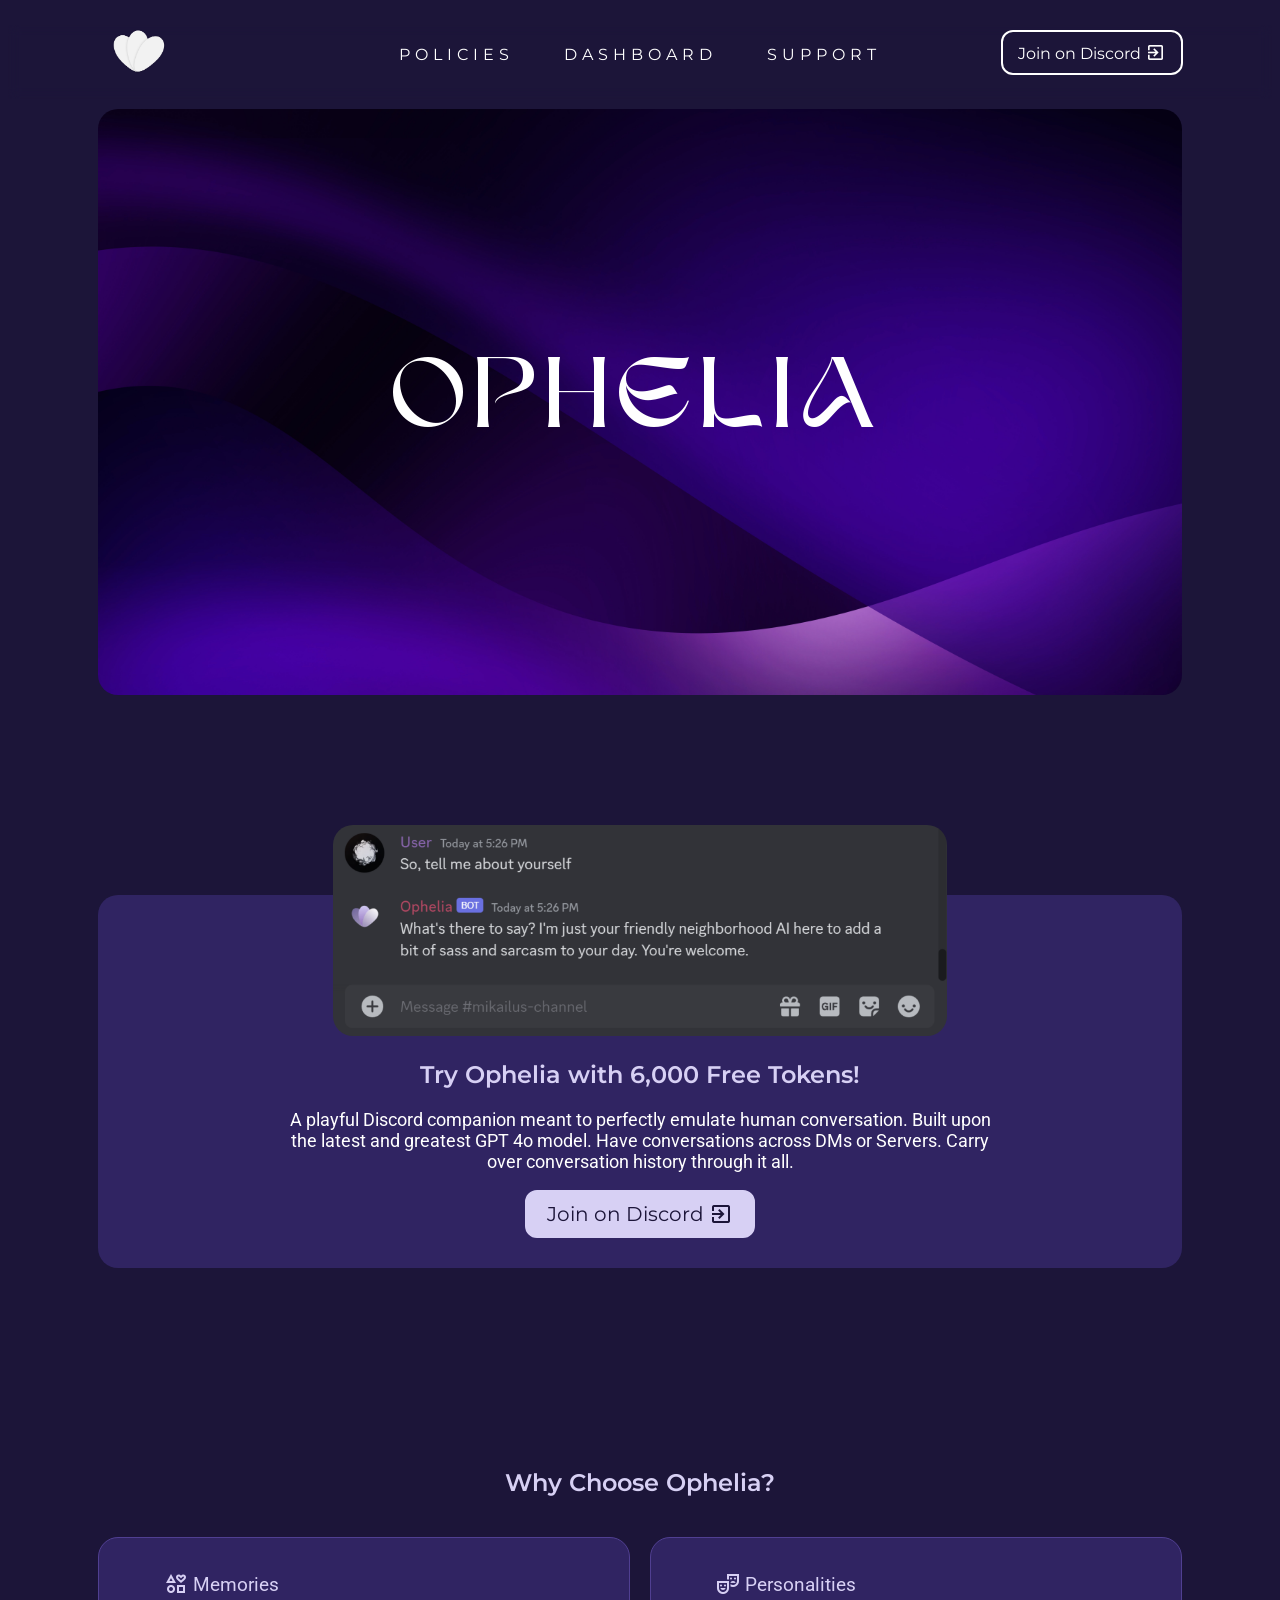
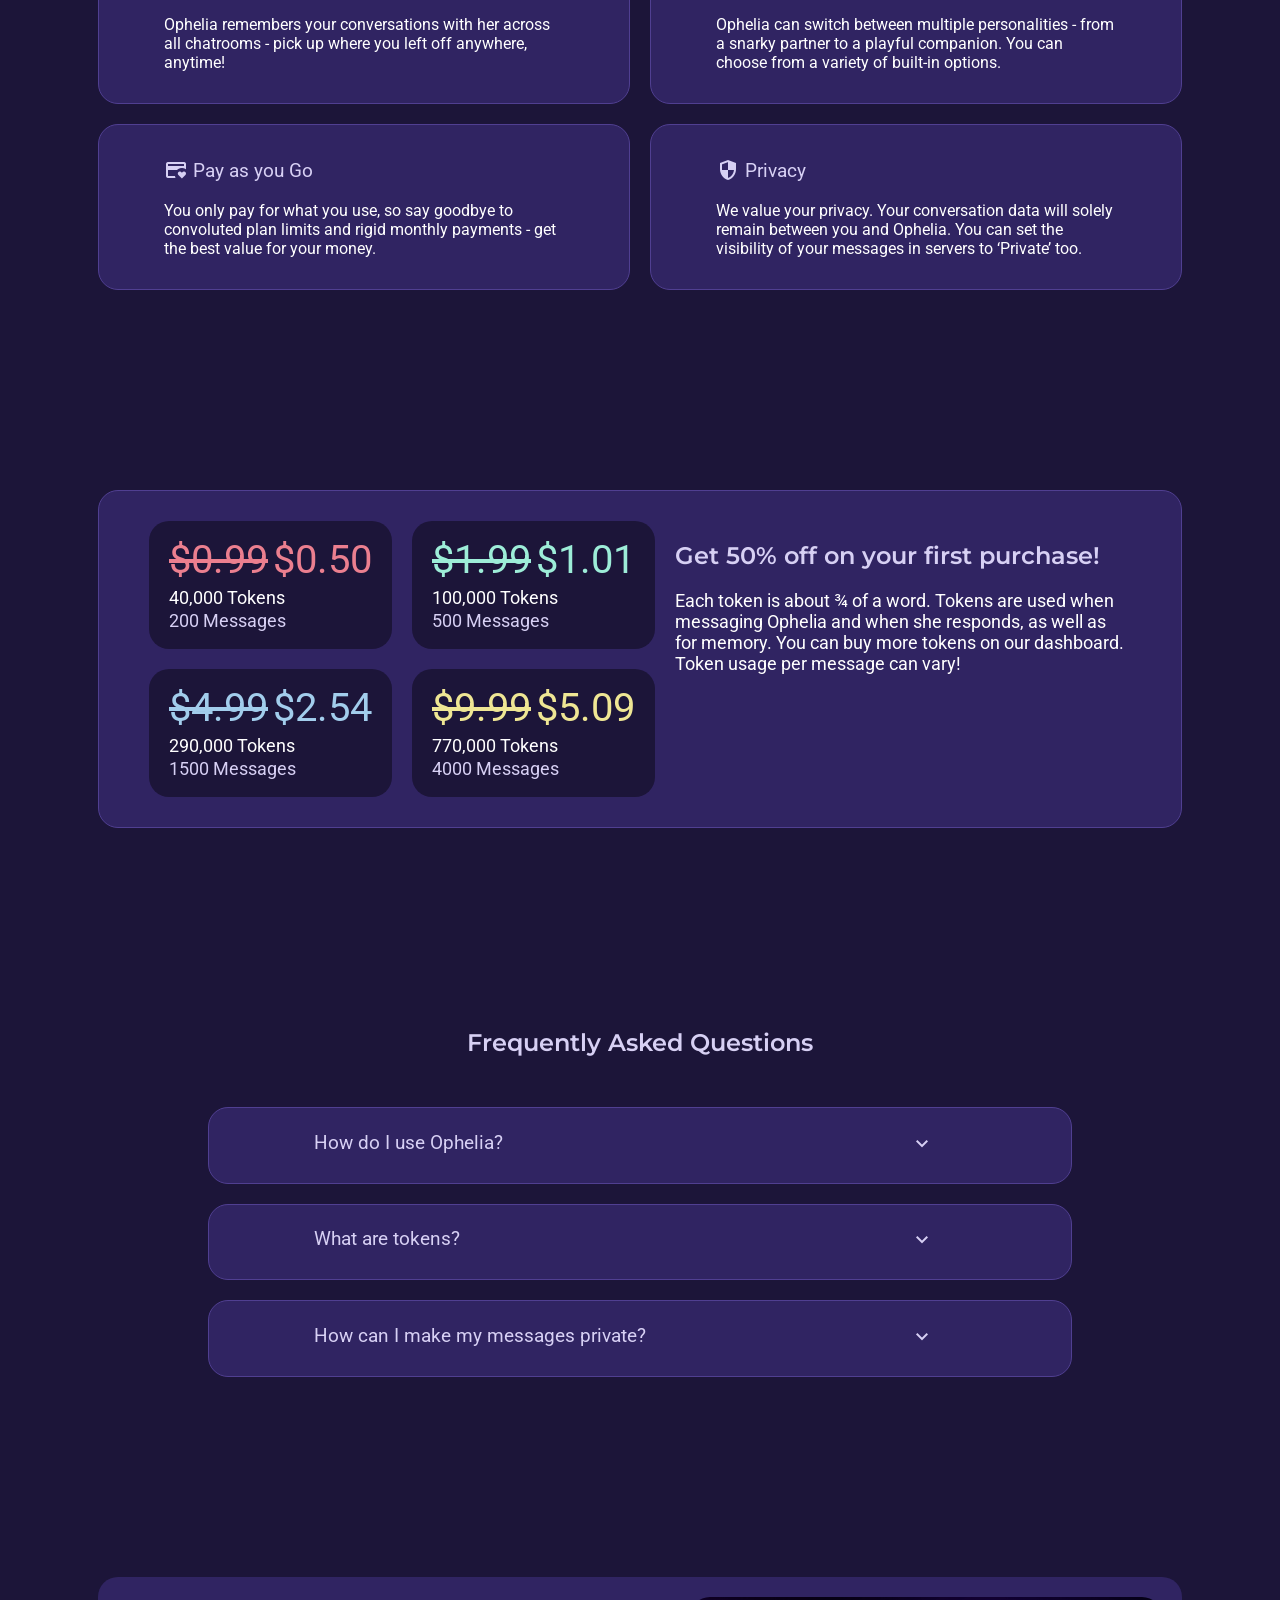
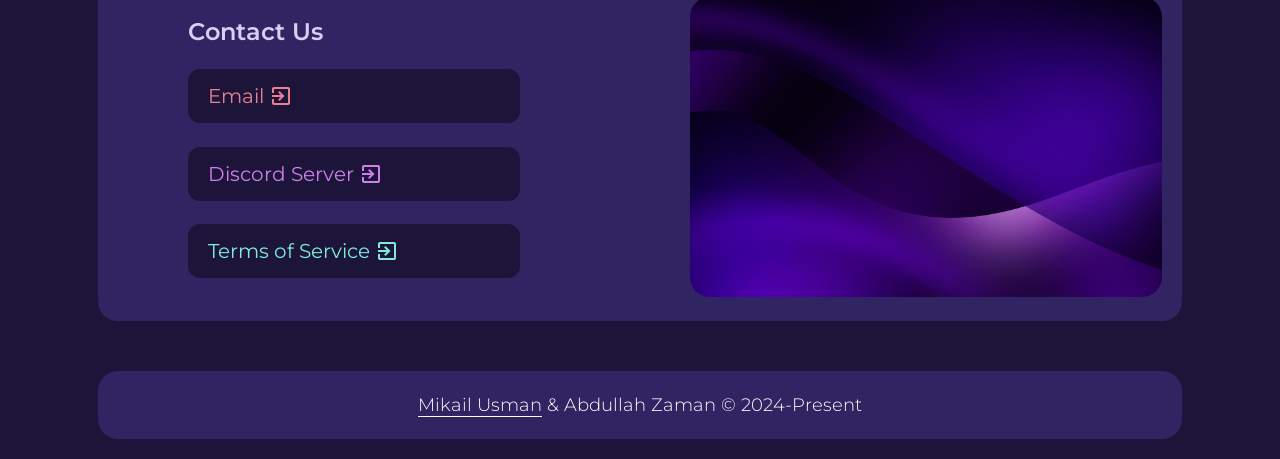
<file: Website/index.html>
<!DOCTYPE html>
<html lang="en">
<head>
    <meta charset="UTF-8">
    <meta name="viewport" content="width=device-width, initial-scale=1.0">
    <meta http-equiv="X-UA-Compatible" content="ie=edge">

    <!--SEO-->
    <title>Ophelia</title>
    <link rel="shortcut icon" type="image/png" href="logo.png">
    <meta name="description" content="Meet Ophelia, an AI-powered Discord social companion. Built upon OpenAI's latest and greatest GPT4o mini; smart, witty and friendly. Start with 6,000 tokens free!"/>
    <meta name="keywords" content="ophelia, ophelia ai, ophelia discord, discord, discord bot, discord ai, discord chatbot, GPT4o, AI, chatbot"/>
    <meta name="robots" content="noarchive"/>
    <link rel="canonical" href="https://ophelia-ai.com/">
    <meta name="google-site-verification" content="StkRoA2krh_tYtlEzGgf9IlWrIuv86vhZZiaZurZiCg" />

    <link rel="stylesheet" href="styles.css">
    <link rel="preconnect" href="https://fonts.googleapis.com">
    <link rel="preconnect" href="https://fonts.gstatic.com" crossorigin>
    <link href="https://fonts.googleapis.com/css2?family=Montserrat:ital,wght@0,100..900;1,100..900&family=Roboto:ital,wght@0,100;0,300;0,400;0,500;0,700;0,900;1,100;1,300;1,400;1,500;1,700;1,900&display=swap" rel="stylesheet">

    <!--Google Icons (Plug n' PLay)-->
    <link rel="stylesheet" href="https://fonts.googleapis.com/css2?family=Material+Symbols+Outlined:opsz,wght,FILL,GRAD@20,400,0,0" />
</head>
<body>
    <header>
        <div class="header-wrapper">
            <div>
                <img src='logo.png' alt="Ophelia logo"/>
            </div>
            <nav>
                <a class="nav-link" href="policies.html">Policies</a>
                <a class="nav-link" href="https://ophie.pythonanywhere.com/" target="_blank">Dashboard</a>
                <a class="nav-link" href="https://discord.com/invite/6v56KPZPKD" target="_blank">Support</a>
            </nav>
            <div>
                <!--Icon positioning 1/3--> 
                <!-- <i/> for inline -->
                <a target="_blank" href="https://discord.com/invite/6v56KPZPKD"><button class="header-btn">Join on Discord <i class="material-symbols-outlined">exit_to_app</i></button></a>  
            </div>
        </div>

        <div class="mobile-header-wrapper">
            <div class="mobile-nav-1">
                <img src='logo.png' alt="Ophelia logo"/>
                <i class="material-symbols-outlined">keyboard_arrow_down</i>
            </div>
            <div class="mobile-nav-2">
                <a class="nav-link" href="policies.html">Policies</a>
                <a class="nav-link" href="https://ophie.pythonanywhere.com/" target="_blank">Dashboard</a>
                <a class="nav-link" href="https://discord.com/invite/6v56KPZPKD" target="_blank">Support</a>
            </div>
        </div>
    </header>

    <section class="title">
        <div class="title-wrapper">
            <h1>Ophelia</h1>
        </div>
    </section>

    <section class="hero">
        <img src="image2.png" alt="Ophelia in-chat use."/>
        <h2>Try Ophelia with 6,000 Free Tokens!</h2>
        <p>A playful Discord companion meant to perfectly emulate human conversation. Built upon the latest and greatest GPT 4o model. Have conversations 
            across DMs or Servers. Carry over conversation history through it all.</p>
        <a target="_blank" href="https://discord.com/invite/6v56KPZPKD"><button class="hero-btn">Join on Discord <i class="material-symbols-outlined">exit_to_app</i></button></a>  
    </section>

    <section class="features">
        <h2>Why Choose Ophelia?</h2>
        <div class="features-wrapper">
            <div class="features-card">
                <h3><i class="material-symbols-outlined">interests</i> Memories</h3> <!--Icon here-->
                <p>Ophelia remembers your conversations with her across all chatrooms - pick up where you left off anywhere, anytime!</p>
            </div>
            <div class="features-card">
                <h3><i class="material-symbols-outlined">theater_comedy</i> Personalities</h3> <!--Icon here-->
                <p>Ophelia can switch between multiple personalities - 
                    from a snarky partner to a playful companion. You can choose from a variety of built-in options.</p>
            </div>

            <div class="features-card">
                <h3><i class="material-symbols-outlined">credit_card_heart</i> Pay as you Go</h3> <!--Icon here-->
                <p>You only pay for what you use, so say goodbye to convoluted plan limits and rigid monthly payments - 
                    get the best value for your money.</p>
            </div>

            <div class="features-card">
                <h3><i class="material-symbols-outlined">security</i> Privacy</h3> <!--Icon here-->
                <p>We value your privacy. Your conversation data will  solely remain between you and Ophelia. 
                    You can set the visibility of your messages in servers to ‘Private’ too.</p>
            </div>
        </div>
    </section>

    <section class="pricing">
        <div class="pricing-wrapper">
            <div class="pricing-set">
                <div class="pricing-card">
                    <h4 style="color: #EB7F8F;"><s>$0.99</s>$0.50</h4>
                    <p>40,000 Tokens</p>
                    <p style="color: #D7D0F4;">200 Messages</p>
                </div>

                <div class="pricing-card">
                    <h4 style="color: #9DEDD8;"><s>$1.99</s>$1.01</h4>
                    <p>100,000 Tokens</p>
                    <p style="color: #D7D0F4;">500 Messages</p>
                </div>

                <div class="pricing-card">
                    <h4 style="color: #A2CDEC;"><s>$4.99</s>$2.54</h4>
                    <p>290,000 Tokens</p>
                    <p style="color: #D7D0F4;">1500 Messages</p>
                </div>

                <div class="pricing-card">
                    <h4 style="color: #EFE694;"><s>$9.99</s>$5.09</h4>
                    <p>770,000 Tokens</p>
                    <p style="color: #D7D0F4;">4000 Messages</p>
                </div>
            </div>

            <div class="pricing-info">
                <h2>Get 50% off on your first purchase!</h2>
                <p>Each token is about ¾ of a word. Tokens are used when messaging Ophelia and when she responds, 
                    as well as for memory. You can buy more tokens on our dashboard. Token usage per message can vary!</p>
            </div>
        </div>
    </section>

    <section class="freqAskedQs">
        <h2>Frequently Asked Questions</h2>
        <div class="FAQ-wrapper">
            <div class="FAQ-card">
                <div class="question">
                    <div>
                        <h3>How do I use Ophelia?</h3>
                    </div>
                    <div>
                        <h3><i class="material-symbols-outlined">keyboard_arrow_down</i></h3>
                    </div>
                </div>
                <p class="answer">You can add Ophelia as a bot to your own server or join our official Discord server 
                    linked below to try out Ophelia. Use '/register' to automatically link up using your Discord account. 
                    Use '/talk' to interact with Ophelia.</p>
            </div>
            <div class="FAQ-card">
                <div class="question">
                    <h3>What are tokens?</h3>
                    <h3><i class="material-symbols-outlined">keyboard_arrow_down</i></h3>
                </div>
                <p class="answer">Tokens are virtual currency that you can purchase from us. One token is roughly ¾ of a word. 
                    Upon registering, you are given 6,000 tokens to use. You can check your token balance at any time using the command '/account' on Discord or by using our Dashboard.</p>
            </div>
            <div class="FAQ-card">
                <div class="question">
                    <h3>How can I make my messages private?</h3>
                    <h3><i class="material-symbols-outlined">keyboard_arrow_down</i></h3>
                </div>
                <p class="answer">You can set your message visibility to 'private' or enable 'DM messaging' for free by using the 
                    '/visibility' & '/dms' commands on Discord.</p>
            </div>
        </div>
    </section>

    <section class="contact">
        <div class="contact-wrapper">
            <div class="contact-action">
                <h2>Contact Us</h2>
                <a target="_blank" href="mailto:ophelia.mozka@gmail.com"><button class="contact-btn" style="color: #EB7F8F;">Email <i class="material-symbols-outlined">exit_to_app</i></button></a>  
                <a target="_blank" href="https://discord.com/invite/6v56KPZPKD"><button class="contact-btn" style="color: #CF7FEB;">Discord Server <i class="material-symbols-outlined">exit_to_app</i></button></a>  
                <a href="policies.html"><button class="contact-btn" style="color: #7FEBD8;">Terms of Service <i class="material-symbols-outlined">exit_to_app</i></button></a>  
            </div>
            <div>
                <img src="image1.jpg" alt="Abstract Thumbnail"/>
            </div>
        </div>
    </section>

    <footer>
        <p><a class="footer-link" href="https://mikailu.netlify.app" target="_blank">Mikail Usman</a> & Abdullah Zaman &copy; 2024-Present</p>
    </footer>

    <script src="master.js"></script> <!-- Control animations and on-click events -->
</body>
</html>
</file>
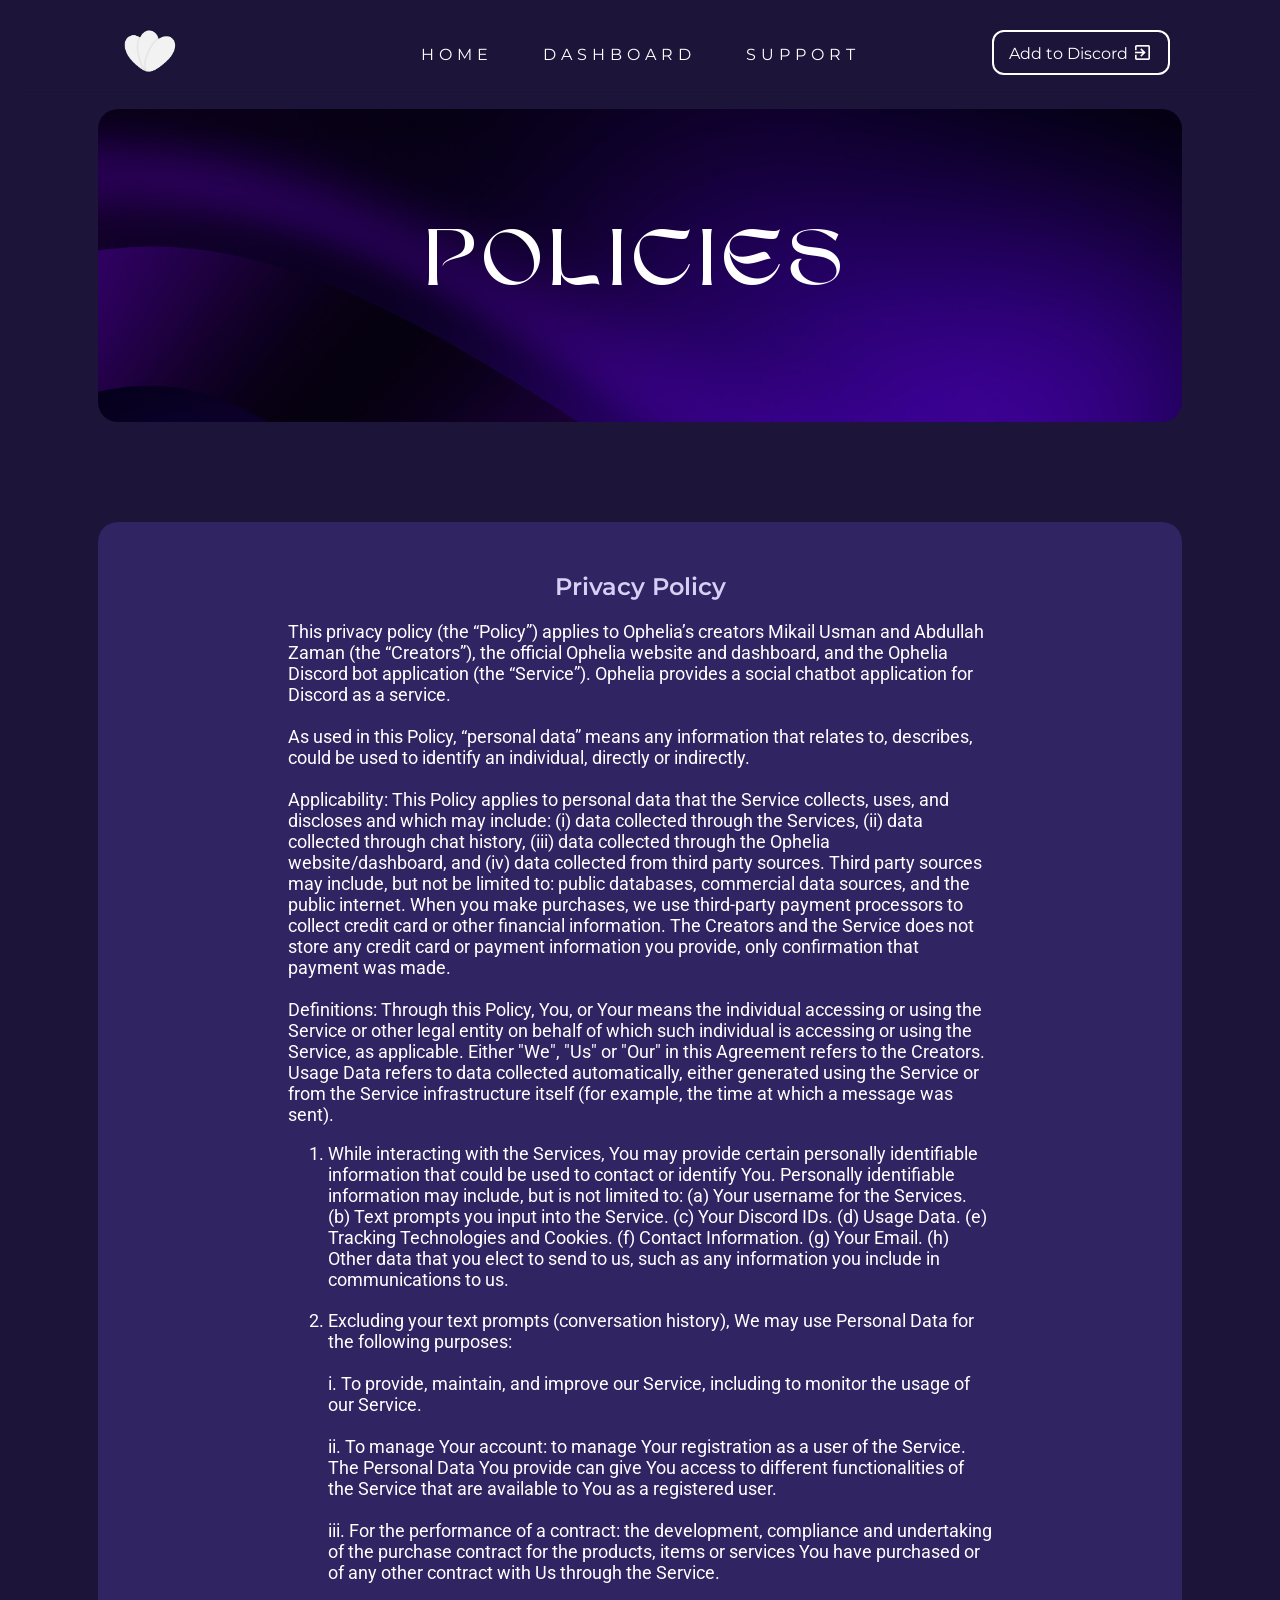
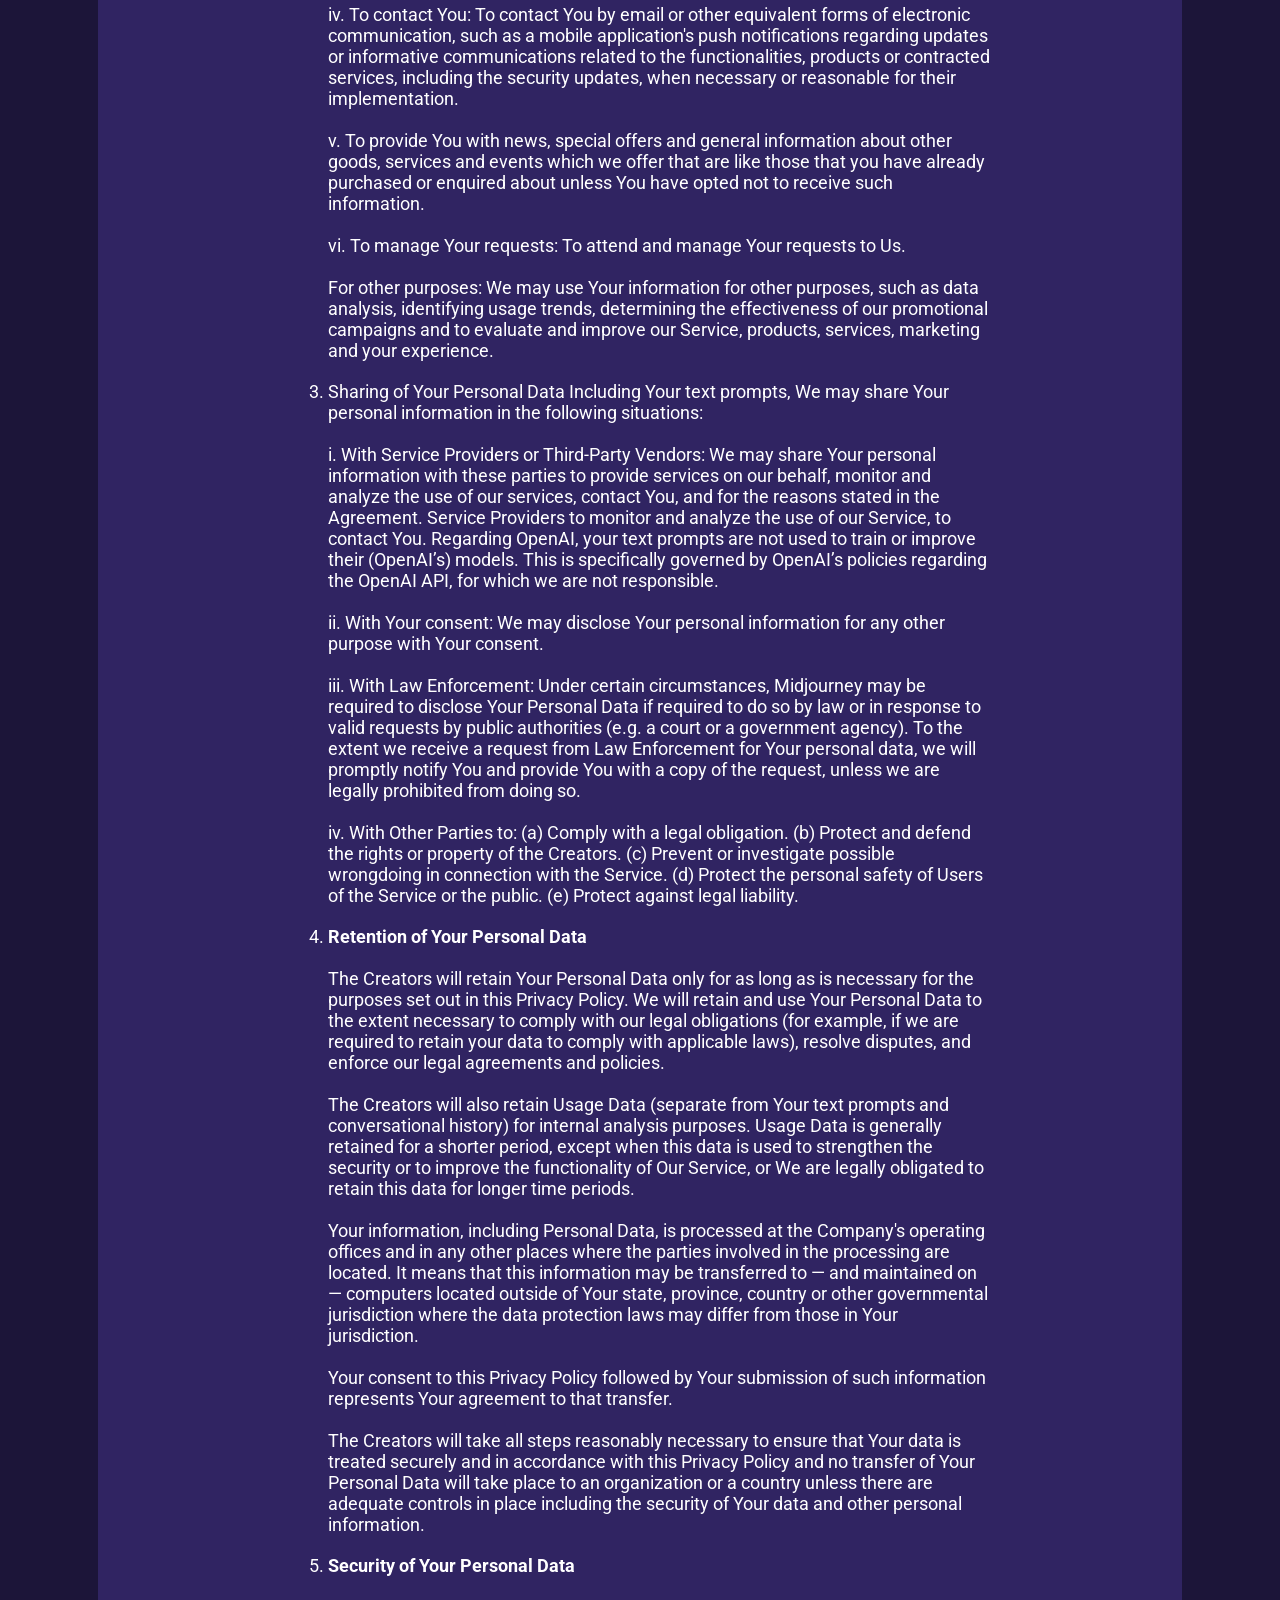
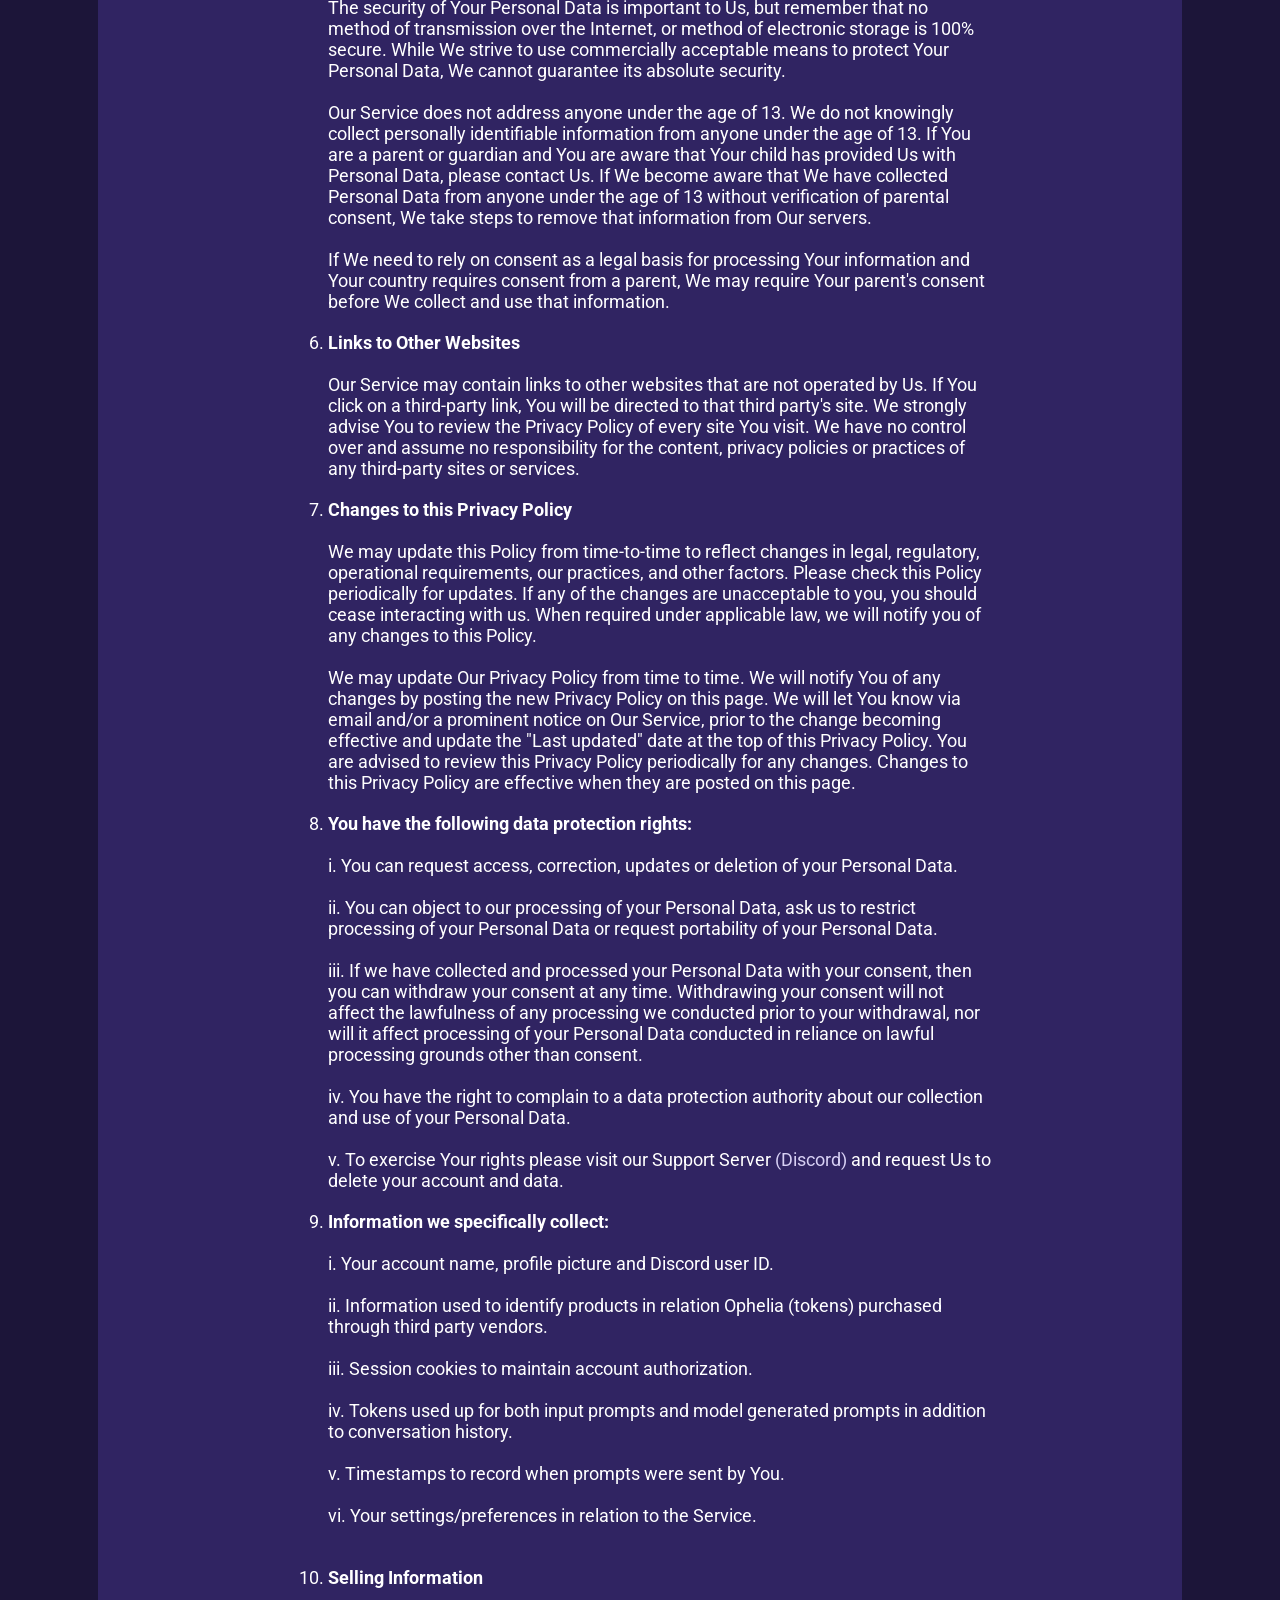
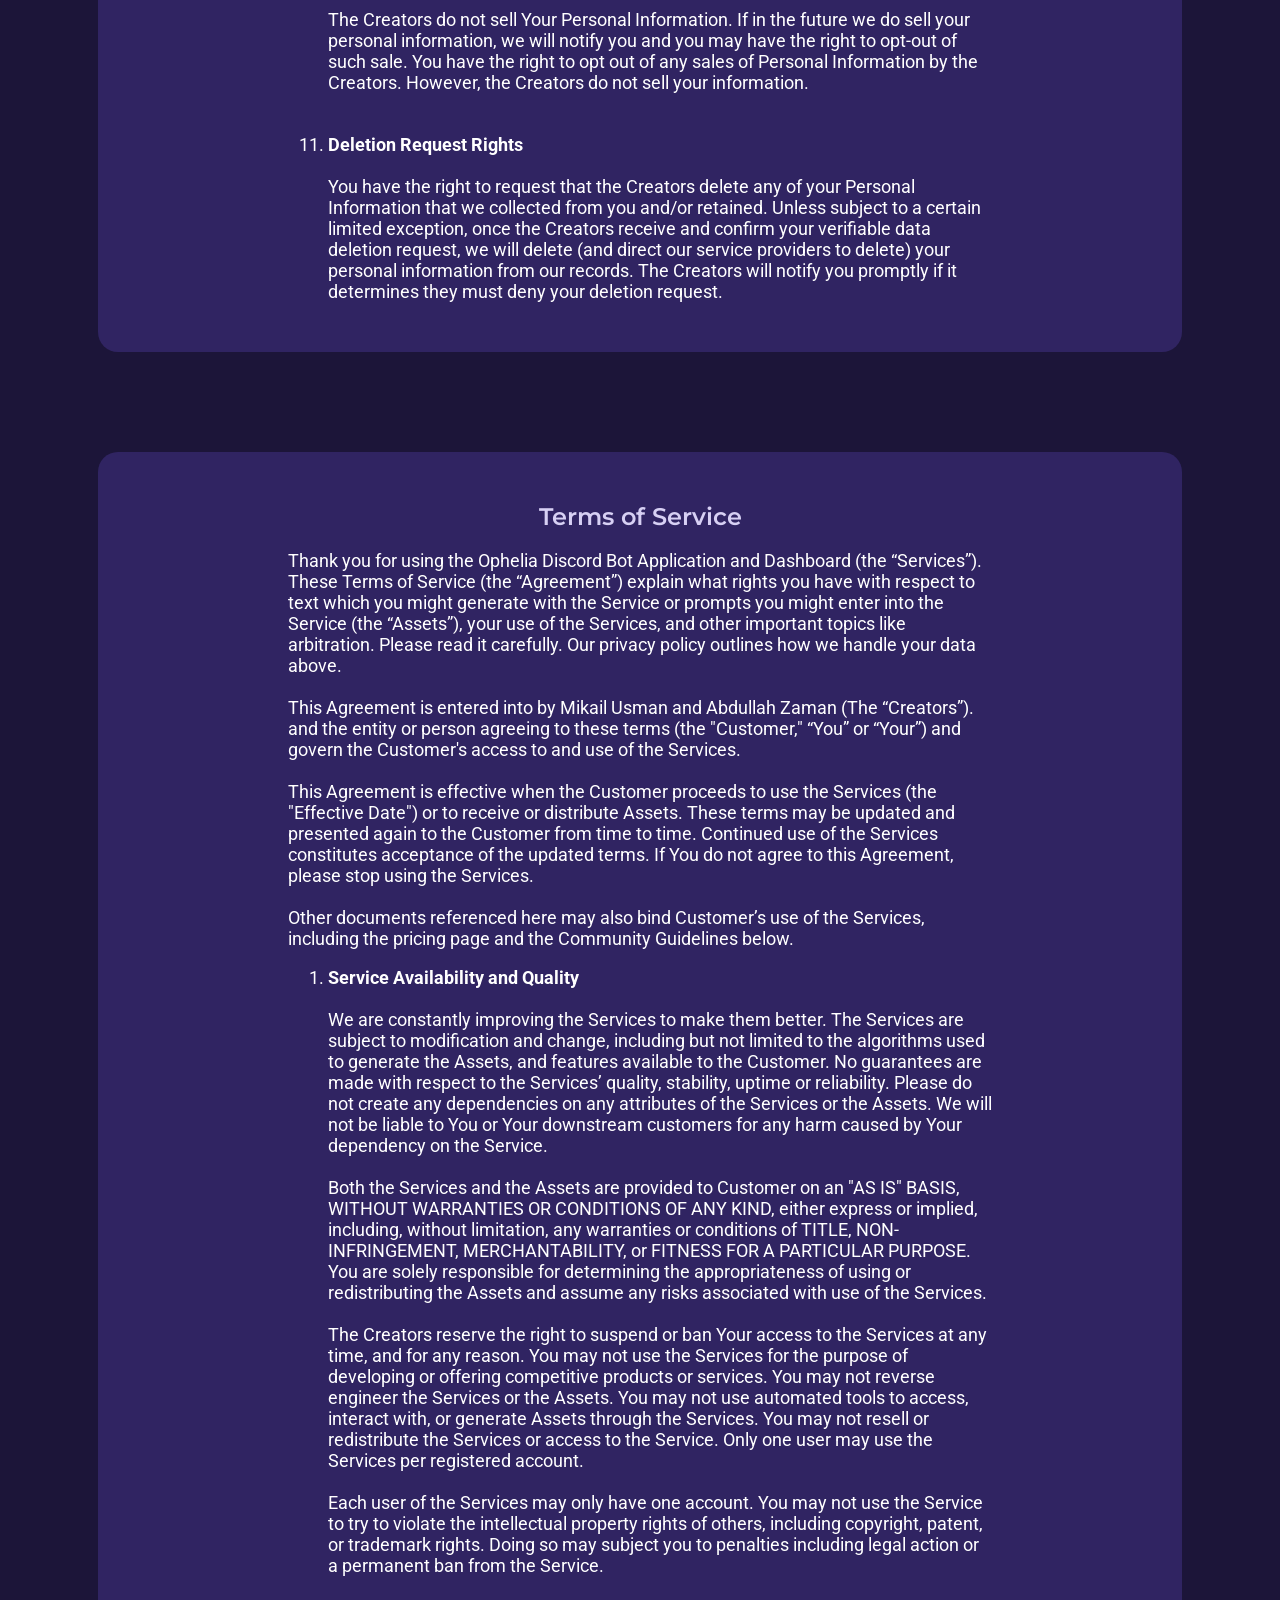
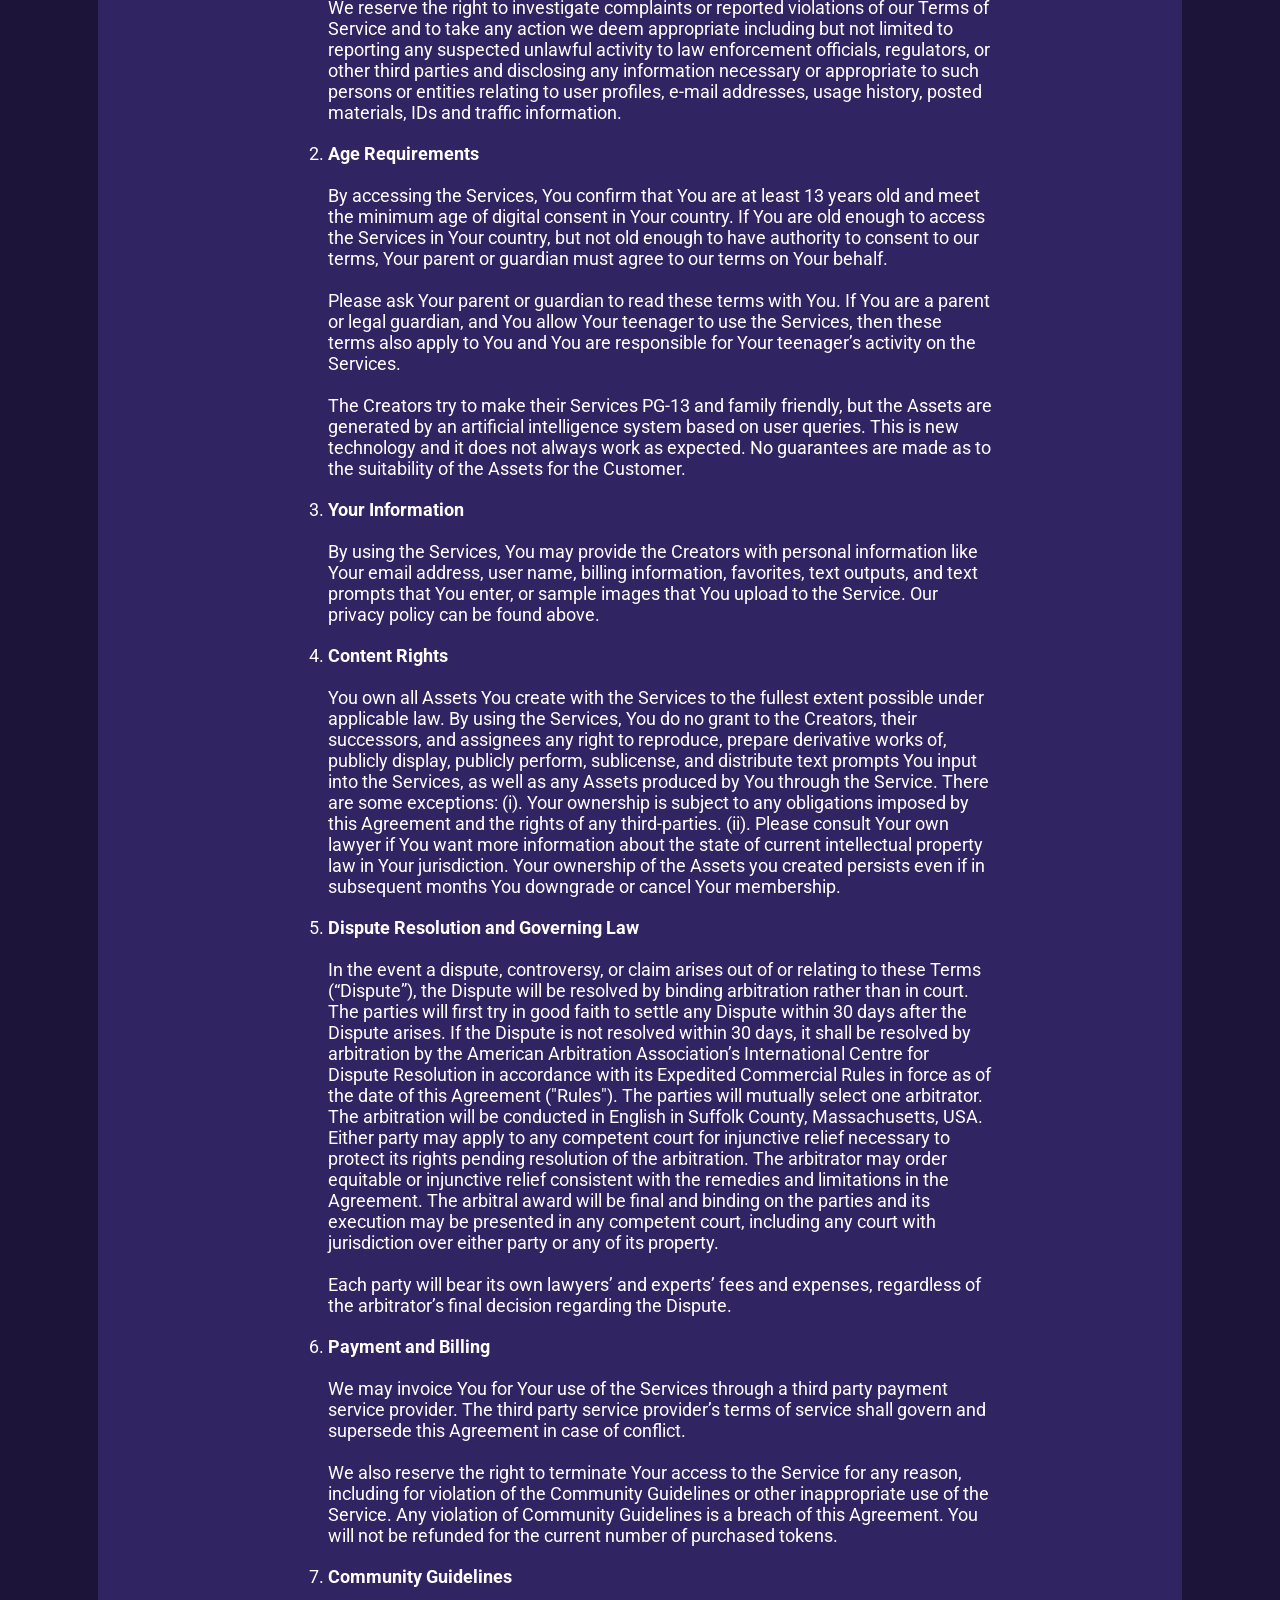
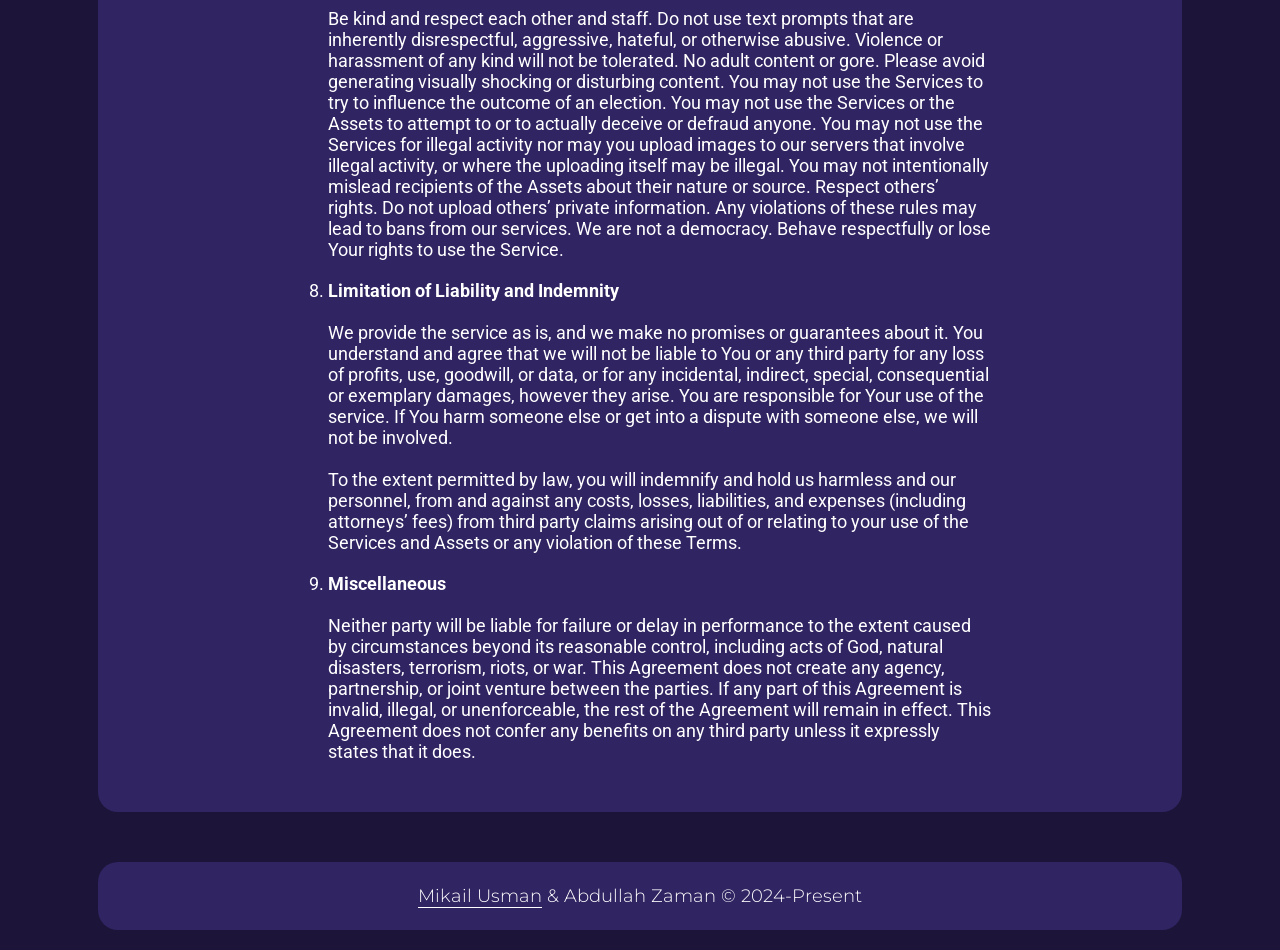
<file: Website/policies.html>
<!DOCTYPE html>
<html lang="en">
<head>
    <meta charset="UTF-8">
    <meta name="viewport" content="width=device-width, initial-scale=1.0">
    <meta http-equiv="X-UA-Compatible" content="ie=edge">

    <!--SEO-->
    <title>Ophelia</title>
    <link rel="shortcut icon" type="image/png" href="logo.png">
    <meta name="google-site-verification" content="" />
    <meta name="robots" content="noarchive"/>
    <link rel="canonical" href="">

    <link rel="stylesheet" href="styles.css">
    <link rel="preconnect" href="https://fonts.googleapis.com">
    <link rel="preconnect" href="https://fonts.gstatic.com" crossorigin>
    <link href="https://fonts.googleapis.com/css2?family=Montserrat:ital,wght@0,100..900;1,100..900&family=Roboto:ital,wght@0,100;0,300;0,400;0,500;0,700;0,900;1,100;1,300;1,400;1,500;1,700;1,900&display=swap" rel="stylesheet">

    <!--Google Icons (Plug n' PLay)-->
    <link rel="stylesheet" href="https://fonts.googleapis.com/css2?family=Material+Symbols+Outlined:opsz,wght,FILL,GRAD@20,400,0,0" />
</head>
<body>
    <header>
        <div class="header-wrapper">
            <div>
                <img src='logo.png' alt="Ophelia logo"/>
            </div>
            <nav>
                <a class="nav-link" href="index.html">Home</a>
                <a class="nav-link" href="https://ophie.pythonanywhere.com/" target="_blank">Dashboard</a>
                <a class="nav-link" href="https://discord.com/invite/6v56KPZPKD" target="_blank">Support</a>
            </nav>
            <div>
                <a target="_blank" href="https://discord.com/api/oauth2/authorize?client_id=1120962937960538112&permissions=8&scope=bot"><button class="header-btn">Add to Discord <i class="material-symbols-outlined">exit_to_app</i></button></a>  
            </div>
        </div>

        <div class="mobile-header-wrapper">
            <div class="mobile-nav-1">
                <img src='logo.png' alt="Ophelia logo"/>
                <i class="material-symbols-outlined">keyboard_arrow_down</i>
            </div>
            <div class="mobile-nav-2">
                <a class="nav-link" href="index.html">Home</a>
                <a class="nav-link" href="https://ophie.pythonanywhere.com/" target="_blank">Dashboard</a>
                <a class="nav-link" href="https://discord.com/invite/6v56KPZPKD" target="_blank">Support</a>
            </div>
        </div>
    </header>

    <section class="title-child">
        <div class="title-wrapper-child">
            <h1>Policies</h1>
        </div>
    </section>

    <section class="terms">
        <h2>Privacy Policy </h2>
        <p>This privacy policy (the “Policy”) applies to Ophelia’s creators Mikail Usman and Abdullah Zaman (the “Creators”), the official Ophelia website and dashboard, and the Ophelia Discord bot application (the “Service”). Ophelia provides a social chatbot application for Discord as a service.<br><br>
            As used in this Policy, “personal data” means any information that relates to, describes, could be used to identify an individual, directly or indirectly.<br><br>
            Applicability: This Policy applies to personal data that the Service collects, uses, and discloses and which may include: (i) data collected through the Services, (ii) data collected through chat history, (iii) data collected through the Ophelia website/dashboard, and (iv) data collected from third party sources. Third party sources may include, but not be limited to: public databases, commercial data sources, and the public internet. When you make purchases, we use third-party payment processors to collect credit card or other financial information. The Creators and the Service does not store any credit card or payment information you provide, only confirmation that payment was made.<br><br>
            Definitions: Through this Policy, You, or Your means the individual accessing or using the Service or other legal entity on behalf of which such individual is accessing or using the Service, as applicable. Either "We", "Us" or "Our" in this Agreement refers to the Creators. Usage Data refers to data collected automatically, either generated using the Service or from the Service infrastructure itself (for example, the time at which a message was sent).
            </p>
        <ol>
            <li>
                While interacting with the Services, You may provide certain personally identifiable information that could be used to contact or identify You. Personally identifiable information may include, but is not limited to:
                (a)	Your username for the Services.
                (b)	Text prompts you input into the Service.
                (c)	Your Discord IDs.
                (d)	Usage Data.
                (e)	Tracking Technologies and Cookies.
                (f)	Contact Information.
                (g)	Your Email.
                (h)	Other data that you elect to send to us, such as any information you include in communications to us.     
            </li>
            <li>
                Excluding your text prompts (conversation history), We may use Personal Data for the following purposes:<br><br>
i.	To provide, maintain, and improve our Service, including to monitor the usage of our Service.<br><br>
ii.	To manage Your account: to manage Your registration as a user of the Service. The Personal Data You provide can give You access to different functionalities of the Service that are available to You as a registered user.<br><br>
iii.	For the performance of a contract: the development, compliance and undertaking of the purchase contract for the products, items or services You have purchased or of any other contract with Us through the Service.<br><br>
iv.	To contact You: To contact You by email or other equivalent forms of electronic communication, such as a mobile application's push notifications regarding updates or informative communications related to the functionalities, products or contracted services, including the security updates, when necessary or reasonable for their implementation.<br><br>
v.	To provide You with news, special offers and general information about other goods, services and events which we offer that are like those that you have already purchased or enquired about unless You have opted not to receive such information.<br><br>
vi.	To manage Your requests: To attend and manage Your requests to Us.<br><br>
For other purposes: We may use Your information for other purposes, such as data analysis, identifying usage trends, determining the effectiveness of our promotional campaigns and to evaluate and improve our Service, products, services, marketing and your experience.
            </li>
            <li>
                Sharing of Your Personal Data
Including Your text prompts, We may share Your personal information in the following situations:<br><br>
i.	With Service Providers or Third-Party Vendors: We may share Your personal information with these parties to provide services on our behalf, monitor and analyze the use of our services, contact You, and for the reasons stated in the Agreement. Service Providers to monitor and analyze the use of our Service, to contact You. Regarding OpenAI, your text prompts are not used to train or improve their (OpenAI’s) models. This is specifically governed by OpenAI’s policies regarding the OpenAI API, for which we are not responsible.<br><br>
ii.	With Your consent: We may disclose Your personal information for any other purpose with Your consent.<br><br>
iii.	With Law Enforcement: Under certain circumstances, Midjourney may be required to disclose Your Personal Data if required to do so by law or in response to valid requests by public authorities (e.g. a court or a government agency). To the extent we receive a request from Law Enforcement for Your personal data, we will promptly notify You and provide You with a copy of the request, unless we are legally prohibited from doing so.<br><br>
iv.	With Other Parties to:
(a)	Comply with a legal obligation.
(b)	Protect and defend the rights or property of the Creators.
(c)	Prevent or investigate possible wrongdoing in connection with the Service.
(d)	Protect the personal safety of Users of the Service or the public.
(e)	Protect against legal liability.
            </li>
            <li><b>Retention of Your Personal Data</b> <br><br>
The Creators will retain Your Personal Data only for as long as is necessary for the purposes set out in this Privacy Policy. We will retain and use Your Personal Data to the extent necessary to comply with our legal obligations (for example, if we are required to retain your data to comply with applicable laws), resolve disputes, and enforce our legal agreements and policies.<br><br>
The Creators will also retain Usage Data (separate from Your text prompts and conversational history) for internal analysis purposes. Usage Data is generally retained for a shorter period, except when this data is used to strengthen the security or to improve the functionality of Our Service, or We are legally obligated to retain this data for longer time periods.<br><br>
Your information, including Personal Data, is processed at the Company's operating offices and in any other places where the parties involved in the processing are located. It means that this information may be transferred to — and maintained on — computers located outside of Your state, province, country or other governmental jurisdiction where the data protection laws may differ from those in Your jurisdiction.<br><br>
Your consent to this Privacy Policy followed by Your submission of such information represents Your agreement to that transfer.<br><br>
The Creators will take all steps reasonably necessary to ensure that Your data is treated securely and in accordance with this Privacy Policy and no transfer of Your Personal Data will take place to an organization or a country unless there are adequate controls in place including the security of Your data and other personal information.
            </li>
            <li><b>Security of Your Personal Data</b> <br><br>
                The security of Your Personal Data is important to Us, but remember that no method of transmission over the Internet, or method of electronic storage is 100% secure. While We strive to use commercially acceptable means to protect Your Personal Data, We cannot guarantee its absolute security.<br><br>
                Our Service does not address anyone under the age of 13. We do not knowingly collect personally identifiable information from anyone under the age of 13. If You are a parent or guardian and You are aware that Your child has provided Us with Personal Data, please contact Us. If We become aware that We have collected Personal Data from anyone under the age of 13 without verification of parental consent, We take steps to remove that information from Our servers. <br><br>
                If We need to rely on consent as a legal basis for processing Your information and Your country requires consent from a parent, We may require Your parent's consent before We collect and use that information.                
            </li>
            <li><b>Links to Other Websites</b> <br><br>
                Our Service may contain links to other websites that are not operated by Us. If You click on a third-party link, You will be directed to that third party's site. We strongly advise You to review the Privacy Policy of every site You visit.
                We have no control over and assume no responsibility for the content, privacy policies or practices of any third-party sites or services.                
            </li>
            <li><b>Changes to this Privacy Policy</b> <br><br>
                We may update this Policy from time-to-time to reflect changes in legal, regulatory, operational requirements, our practices, and other factors. Please check this Policy periodically for updates. If any of the changes are unacceptable to you, you should cease interacting with us. When required under applicable law, we will notify you of any changes to this Policy.<br><br>
                We may update Our Privacy Policy from time to time. We will notify You of any changes by posting the new Privacy Policy on this page. We will let You know via email and/or a prominent notice on Our Service, prior to the change becoming effective and update the "Last updated" date at the top of this Privacy Policy. You are advised to review this Privacy Policy periodically for any changes. Changes to this Privacy Policy are effective when they are posted on this page.          
            </li>
            <li><b>You have the following data protection rights:</b> <br><br>
i.	You can request access, correction, updates or deletion of your Personal Data.<br><br>
ii.	You can object to our processing of your Personal Data, ask us to restrict processing of your Personal Data or request portability of your Personal Data.<br><br>
iii.	If we have collected and processed your Personal Data with your consent, then you can withdraw your consent at any time. Withdrawing your consent will not affect the lawfulness of any processing we conducted prior to your withdrawal, nor will it affect processing of your Personal Data conducted in reliance on lawful processing grounds other than consent.<br><br>
iv.	You have the right to complain to a data protection authority about our collection and use of your Personal Data.<br><br>
v.	To exercise Your rights please visit our Support Server <a target="_blank" href="https://discord.com/invite/6v56KPZPKD" style="color:#D7D0F4;">(Discord)</a> and request Us to delete your account and data.
            </li>
            <li><b>Information we specifically collect:</b> <br><br>
i.	Your account name, profile picture and Discord user ID.<br><br>
ii.	Information used to identify products in relation Ophelia (tokens) purchased through third party vendors.<br><br>
iii.	Session cookies to maintain account authorization.<br><br>
iv.	Tokens used up for both input prompts and model generated prompts in addition to conversation history.<br><br>
v.	Timestamps to record when prompts were sent by You. <br><br>
vi.	Your settings/preferences in relation to the Service.<br><br>
            </li>
            <li><b>Selling Information</b> <br><br>
            The Creators do not sell Your Personal Information. If in the future we do sell your personal information, we will notify you and you may have the right to opt-out of such sale. You have the right to opt out of any sales of Personal Information by the Creators. However, the Creators do not sell your information.<br><br>
            </li>
            <li><b>Deletion Request Rights</b> <br><br>
            You have the right to request that the Creators delete any of your Personal Information that we collected from you and/or retained. Unless subject to a certain limited exception, once the Creators receive and confirm your verifiable data deletion request, we will delete (and direct our service providers to delete) your personal information from our records. The Creators will notify you promptly if it determines they must deny your deletion request.
            </li>
        </ol>
    </section>

    <section class="terms">
        <h2>Terms of Service </h2>
        <p>Thank you for using the Ophelia Discord Bot Application and Dashboard (the “Services”). These Terms of Service (the “Agreement”) explain what rights you have with respect to text which you might generate with the Service or prompts you might enter into the Service (the “Assets”), your use of the Services, and other important topics like arbitration. Please read it carefully. Our privacy policy outlines how we handle your data above.<br><br>
            This Agreement is entered into by Mikail Usman and Abdullah Zaman (The “Creators”). and the entity or person agreeing to these terms (the "Customer," “You” or “Your”) and govern the Customer's access to and use of the Services.<br><br>
            This Agreement is effective when the Customer proceeds to use the Services (the "Effective Date") or to receive or distribute Assets. These terms may be updated and presented again to the Customer from time to time. Continued use of the Services constitutes acceptance of the updated terms. If You do not agree to this Agreement, please stop using the Services.<br><br>
            Other documents referenced here may also bind Customer’s use of the Services, including the pricing page and the Community Guidelines below.
            </p>
        <ol>
            <li><b>Service Availability and Quality</b> <br><br>
                We are constantly improving the Services to make them better. The Services are subject to modification and change, including but not limited to the algorithms used to generate the Assets, and features available to the Customer. No guarantees are made with respect to the Services’ quality, stability, uptime or reliability. Please do not create any dependencies on any attributes of the Services or the Assets. We will not be liable to You or Your downstream customers for any harm caused by Your dependency on the Service.<br><br>
                Both the Services and the Assets are provided to Customer on an "AS IS" BASIS, WITHOUT WARRANTIES OR CONDITIONS OF ANY KIND, either express or implied, including, without limitation, any warranties or conditions of TITLE, NON-INFRINGEMENT, MERCHANTABILITY, or FITNESS FOR A PARTICULAR PURPOSE. You are solely responsible for determining the appropriateness of using or redistributing the Assets and assume any risks associated with use of the Services.<br><br>
                The Creators reserve the right to suspend or ban Your access to the Services at any time, and for any reason. You may not use the Services for the purpose of developing or offering competitive products or services. You may not reverse engineer the Services or the Assets. You may not use automated tools to access, interact with, or generate Assets through the Services. You may not resell or redistribute the Services or access to the Service. Only one user may use the Services per registered account.<br><br> Each user of the Services may only have one account.
                You may not use the Service to try to violate the intellectual property rights of others, including copyright, patent, or trademark rights. Doing so may subject you to penalties including legal action or a permanent ban from the Service.<br><br>
                We reserve the right to investigate complaints or reported violations of our Terms of Service and to take any action we deem appropriate including but not limited to reporting any suspected unlawful activity to law enforcement officials, regulators, or other third parties and disclosing any information necessary or appropriate to such persons or entities relating to user profiles, e-mail addresses, usage history, posted materials, IDs and traffic information.
                </li>
            <li><b>Age Requirements</b> <br><br>
                By accessing the Services, You confirm that You are at least 13 years old and meet the minimum age of digital consent in Your country. If You are old enough to access the Services in Your country, but not old enough to have authority to consent to our terms, Your parent or guardian must agree to our terms on Your behalf.<br><br>
                Please ask Your parent or guardian to read these terms with You. If You are a parent or legal guardian, and You allow Your teenager to use the Services, then these terms also apply to You and You are responsible for Your teenager’s activity on the Services.<br><br>
                The Creators try to make their Services PG-13 and family friendly, but the Assets are generated by an artificial intelligence system based on user queries. This is new technology and it does not always work as expected. No guarantees are made as to the suitability of the Assets for the Customer.                
            </li>
            <li><b>Your Information</b><br><br>
                By using the Services, You may provide the Creators with personal information like Your email address, user name, billing information, favorites, text outputs, and text prompts that You enter, or sample images that You upload to the Service. Our privacy policy can be found above.
            </li>
            <li><b>Content Rights</b><br><br>
                You own all Assets You create with the Services to the fullest extent possible under applicable law. By using the Services, You do no grant to the Creators, their successors, and assignees any right to reproduce, prepare derivative works of, publicly display, publicly perform, sublicense, and distribute text prompts You input into the Services, as well as any Assets produced by You through the Service. There are some exceptions:
(i).	Your ownership is subject to any obligations imposed by this Agreement and the rights of any third-parties.
(ii).	Please consult Your own lawyer if You want more information about the state of current intellectual property law in Your jurisdiction. Your ownership of the Assets you created persists even if in subsequent months You downgrade or cancel Your membership.
            </li>
            <li><b>Dispute Resolution and Governing Law</b><br><br>
                In the event a dispute, controversy, or claim arises out of or relating to these Terms (“Dispute”), the Dispute will be resolved by binding arbitration rather than in court. The parties will first try in good faith to settle any Dispute within 30 days after the Dispute arises. If the Dispute is not resolved within 30 days, it shall be resolved by arbitration by the American Arbitration Association’s International Centre for Dispute Resolution in accordance with its Expedited Commercial Rules in force as of the date of this Agreement ("Rules"). The parties will mutually select one arbitrator. The arbitration will be conducted in English in Suffolk County, Massachusetts, USA. Either party may apply to any competent court for injunctive relief necessary to protect its rights pending resolution of the arbitration. The arbitrator may order equitable or injunctive relief consistent with the remedies and limitations in the Agreement. The arbitral award will be final and binding on the parties and its execution may be presented in any competent court, including any court with jurisdiction over either party or any of its property.<br><br>
                Each party will bear its own lawyers’ and experts’ fees and expenses, regardless of the arbitrator’s final decision regarding the Dispute.                
            </li>
            <li><b>Payment and Billing</b><br><br>
                We may invoice You for Your use of the Services through a third party payment service provider. The third party service provider’s terms of service shall govern and supersede this Agreement in case of conflict.<br><br>
                We also reserve the right to terminate Your access to the Service for any reason, including for violation of the Community Guidelines or other inappropriate use of the Service. Any violation of Community Guidelines is a breach of this Agreement. You will not be refunded for the current number of purchased tokens.                
            </li>
            <li><b>Community Guidelines</b><br><br>
                Be kind and respect each other and staff. Do not use text prompts that are inherently disrespectful, aggressive, hateful, or otherwise abusive. Violence or harassment of any kind will not be tolerated. No adult content or gore. Please avoid generating visually shocking or disturbing content. You may not use the Services to try to influence the outcome of an election. You may not use the Services or the Assets to attempt to or to actually deceive or defraud anyone. You may not use the Services for illegal activity nor may you upload images to our servers that involve illegal activity, or where the uploading itself may be illegal. You may not intentionally mislead recipients of the Assets about their nature or source. Respect others’ rights. Do not upload others’ private information. Any violations of these rules may lead to bans from our services. We are not a democracy. Behave respectfully or lose Your rights to use the Service.
            </li>
            <li><b>Limitation of Liability and Indemnity</b><br><br>
                We provide the service as is, and we make no promises or guarantees about it. You understand and agree that we will not be liable to You or any third party for any loss of profits, use, goodwill, or data, or for any incidental, indirect, special, consequential or exemplary damages, however they arise. You are responsible for Your use of the service. If You harm someone else or get into a dispute with someone else, we will not be involved.<br><br>
                To the extent permitted by law, you will indemnify and hold us harmless and our personnel, from and against any costs, losses, liabilities, and expenses (including attorneys’ fees) from third party claims arising out of or relating to your use of the Services and Assets or any violation of these Terms.                
            </li>
            <li><b>Miscellaneous</b><br><br>
                Neither party will be liable for failure or delay in performance to the extent caused by circumstances beyond its reasonable control, including acts of God, natural disasters, terrorism, riots, or war. This Agreement does not create any agency, partnership, or joint venture between the parties. If any part of this Agreement is invalid, illegal, or unenforceable, the rest of the Agreement will remain in effect. This Agreement does not confer any benefits on any third party unless it expressly states that it does.
            </li>
        </ol>

    </section>

    <footer>
        <p><a class="footer-link" href="https://mikailu.netlify.app" target="_blank">Mikail Usman</a> & Abdullah Zaman &copy; 2024-Present</p>
    </footer>

    <script src="master.js"></script>
</body>
</html>
</file>
<file: Website/styles.css>
/*----------- GENERAL -----------*/
body {
    background-color: var(--primary);
}

:root {
    --primary: #1C1539;
    --secondary: #302462;
    --accent: #D7D0F4;
    --stroke: #503F91;
    scroll-behavior: smooth;
    font-family: sans-serif;
}

a {
    text-decoration: none;
}

i {
    vertical-align: bottom; /*Icon positioning 2/3*/
}

s {
    padding-right: 5px;
}

@font-face {
    font-family: sego;
    src: url(SEGO.ttf);
}

/*----------- HEADER -----------*/
header {
    margin-top: 25px;
    position: sticky;
    top: 0;
    -webkit-backdrop-filter: blur(6px);
    backdrop-filter: blur(6px);
}

.header-wrapper {
    display: grid;
    grid-template-columns: 1fr 1fr 1fr;
    column-gap: 50px;
    text-align: center;
    padding: 20px;
}

.header-wrapper i{
    font-size: 21px; /*Icon positioning 3/3*/
}

.header-wrapper img{
    width: 75px;
    height: 220%;
    margin-top: -30px;
    margin-bottom: -15px;
    margin-left: -100px;
}

nav {
    display: grid;
    grid-template-columns: 1fr 1fr 1fr;
    column-gap: 50px;
    text-transform: uppercase;
    font-family: 'Montserrat', sans-serif;
    letter-spacing: 5px;
    text-decoration: none;
}

nav a {
    color: white;
    text-decoration: none;
    transition-duration: 0.45s;
}

nav a:hover{ /*no space between tag and ':hover' I.E h2:hover{}*/
    color: var(--accent);
    transition-duration: 0.45s;
    opacity: 0.7;
}

.header-btn {
    color: #fff;
    background: none;
    text-decoration: none;
    cursor: pointer;
    transition-duration: 0.45s; /*Ease out animation*/

    text-align: center;
    border: 2px solid #fff;
    padding: 10px 15px;
    border-radius: 12px;
    font-size: 16px;
    margin-top: -15px;
    font-family: 'Montserrat', sans-serif;
}

.header-btn:hover{
    color: var(--primary);
    background: white;
    transition-duration: 0.45s; /*Ease in animation*/
}

.mobile-header-wrapper {
    display: none;
}

/*----------- TITLE -----------*/
.title {
    text-align: center;
    margin-top: 10px;
    margin-bottom: 20px;
}

.title-wrapper {
    background-image: url(image1.jpg);
    background-repeat: no-repeat;
    background-size: cover;

    padding: 160px 50px;
    margin-left: 90px;
    margin-right: 90px;

    border-radius: 20px;
}

.title-wrapper h1 {
    font-size: 100px;
    color: #fff;
    font-family: sego;
    letter-spacing: 5px;
    font-weight: 100;
    text-transform: uppercase;
}

/*----------- HERO -----------*/
.hero {
    padding: 30px;
    background-color: var(--secondary);
    border-radius: 20px;
    text-align: center;
    margin-top: 200px;
    margin-left: 90px;
    margin-right: 90px;

    overflow: visible; /*Card-Img Overflow*/
}

.hero img{
    width: 60%;
    height: 100%;
    border-radius: 20px;

    margin-top: -100px; /*Card-Img Overflow*/
}

.hero h2{
    color: var(--accent);
    font-family: 'Montserrat', sans-serif;
    font-weight: 600;
}

.hero p{
    color: #fff;
    text-align: center;
    margin-left: 160px;
    margin-right: 160px;
    font-family: 'Roboto', sans-serif;
    font-size: large;
}

.hero-btn{
    text-decoration: none;
    cursor: pointer;
    background: var(--accent);
    border-radius: 12px;
    border: 2px solid var(--accent);
    text-align: center;
    padding: 10px 20px;
    font-size: 20px;
    color: var(--primary);
    font-family: 'Montserrat', sans-serif;
    transition-duration: 0.45s; 
}

.hero-btn:hover{
    opacity: 0.7;
    transition-duration: 0.45s; 
}

/*----------- FEATURES -----------*/
.features {
    margin-top: 200px;
    margin-left: 90px;
    margin-right: 90px;
}

.features h2{
    color: var(--accent);
    font-family: 'Montserrat', sans-serif;
    text-align: center;
    font-weight: 600;
}

.features-wrapper {
    display: grid;
    grid-template-columns: 1fr 1fr;
    column-gap: 20px;
}

.features-card {
    background-color: var(--secondary);
    border: 1px solid var(--stroke);
    padding: 15px;
    margin-top: 20px;
    border-radius: 20px;
}

.features-card h3{
    color: var(--accent);
    font-family: 'Roboto', sans-serif;
    font-weight: 400;
    padding-left: 50px;
    padding-right: 50px;
}

.features-card p{
    color: white;
    padding-left: 50px;
    padding-right: 50px;
    font-family: 'Roboto', sans-serif;
}

/*----------- PRICING -----------*/
.pricing {
    background-color: var(--secondary);
    border: 1px solid var(--stroke);
    border-radius: 20px;
    margin-top: 200px;
    margin-left: 90px;
    margin-right: 90px;
}

.pricing-wrapper {
    display: grid;
    grid-template-columns: 1fr 1fr;
    grid-gap: 20px;
    padding: 30px 50px;
}

.pricing-info h2{
    color: var(--accent);
    font-family: 'Montserrat', sans-serif;
    font-weight: 600;
}

.pricing-info p{
    color: white;
    font-size: large;
    font-family: 'Roboto', sans-serif;
}

.pricing-set {
    display: grid;
    grid-template-columns: 1fr 1fr;
    grid-gap: 20px;
}

.pricing-card {
    background-color: var(--primary);
    border-radius: 20px;
    padding: 20px;
    padding-bottom: 0px;
}

.pricing-card h4{
    font-family: 'Roboto', sans-serif;
    font-size: 40px;
    margin-top: -5px;
    margin-bottom: 20px;
    font-weight: 400;
}

.pricing-card p{
    color: white;
    font-size: large;
    margin-top: -16px;
    font-family: 'Roboto', sans-serif;
}

/*----------- FREQUENTLY ASKED QUESTIONS -----------*/
.freqAskedQs {
    margin-right: 200px;
    margin-left: 200px;
    margin-top: 200px;
}

.freqAskedQs h2{
    color: var(--accent);
    font-family: 'Montserrat', sans-serif;
    font-weight: 600;
    text-align: center;
    margin-bottom: 50px;
}

.FAQ-wrapper {
    display: grid;
    grid-template-columns: 1fr;
    row-gap: 20px;
}

.FAQ-card {
    background-color: var(--secondary);
    border: 1px solid var(--stroke);
    border-radius: 20px;
    padding: 5px;
}

.question {
    display: grid;
    grid-template-columns: 70% 30%;
    transition-duration: 0.45s; 
}

.question h3{
    color: var(--accent);
    font-family: 'Roboto', sans-serif;
    font-weight: 400;
    text-align: left;
    padding-left: 100px;
    margin-bottom: -10px;
}

.answer {
    padding-left: 100px;
    padding-right: 150px;
    color: #fff;
    font-family: 'Roboto', sans-serif;

    /* Animation for JS 1/2 */
    max-height: 0;
    overflow: hidden;
    opacity: 0;
    transition: 0.45s;
}

.FAQ-card.active .answer{
    /* Animation for JS 2/2 */
    max-height: 100px;
    opacity: 1;
    transition: 0.8s;
}

/*----------- CONTACT -----------*/
.contact {
    margin-top: 200px;
    margin-left: 90px;
    margin-right: 90px;
    padding: 20px;
    border-radius: 20px;
    background-color: var(--secondary);
}

.contact-wrapper {
    display: grid;
    grid-template-columns: 1fr 1fr;
    grid-gap: 100px;
}

.contact-wrapper img{
    width: 100%;
    height: 300px;
    object-fit: cover;
    border-radius: 20px;
}

.contact-action {
    display: grid;
    grid-template-columns: 1fr;
    padding-left: 70px;
    padding-right: 70px;
}

.contact-action h2{
    margin-bottom: -10px;
    color: var(--accent);
    font-family: 'Montserrat', sans-serif;
    font-weight: 600;
}

.contact-btn {
    text-decoration: none;
    cursor: pointer;
    background: var(--primary);
    border-radius: 12px;
    text-align: left;
    padding: 15px 20px;
    font-size: 20px;
    margin-bottom: -10px;
    border: none;
    width: 100%;
    font-family: 'Montserrat', sans-serif;
    transition-duration: 0.45s;
}

.contact-btn:hover{
    opacity: 0.7;
    transition-duration: 0.45s; 
}

/*----------- TITLE-CHILD -----------*/
.title-child {
    text-align: center;
    margin-top: 10px;
    margin-bottom: 20px;
}

.title-wrapper-child {
    background-image: url(image1.jpg);
    background-repeat: no-repeat;
    background-size: cover;

    padding: 50px 50px;
    margin-left: 90px;
    margin-right: 90px;

    border-radius: 20px;
}

.title-wrapper-child h1 {
    font-size: 80px;
    color: #fff;
    font-family: sego;
    letter-spacing: 5px;
    font-weight: 100;
    text-transform: uppercase;
}

/*----------- TERMS -----------*/
.terms {
    padding: 30px;
    background-color: var(--secondary);
    border-radius: 20px;
    text-align: center;
    margin-top: 100px; /* Could be 200px depending on final 'policies' content. */
    margin-left: 90px;
    margin-right: 90px;
}

.terms h2{
    color: var(--accent);
    font-family: 'Montserrat', sans-serif;
    font-weight: 600;
}

.terms p{
    color: #fff;
    text-align: left;
    margin-left: 160px;
    margin-right: 160px;
    font-family: 'Roboto', sans-serif;
    font-size: large;
}

.terms li{
    color: #fff;
    text-align: left;
    margin-left: 160px;
    margin-right: 160px;
    margin-bottom: 20px;
    font-family: 'Roboto', sans-serif;
    font-size: large;
}

/*----------- FOOTER -----------*/
footer {
    margin-top: 50px;
    margin-left: 90px;
    margin-right: 90px;
    margin-bottom: 20px;
    padding: 5px;
    border-radius: 20px;
    background-color: var(--secondary);

    font-family: 'Montserrat', sans-serif;
    color: white;
    text-align: center;
    font-size: large;
    font-weight: 300;
}

.footer-link {
    text-decoration: none;
    color: white;
    border-bottom: 1px solid white;
    transition-duration: 0.45s;
}

.footer-link:hover{
    color: var(--accent);
    transition-duration: 0.45s;
    opacity: 0.7;
}

/*------------------ MEDIA QUERIES ------------------*/
@media only screen and (max-width: 1000px) { /*800px as regular*/

    /*------------------ HEADER ------------------*/
    .header-wrapper {
        display: none;
    }

    .mobile-header-wrapper {
        display: inherit;
        display: grid;
        grid-template-columns: 1fr;
        row-gap: 5px;
        text-align: center;
    }

    .mobile-nav-1 {
        display: grid;
        grid-template-columns: 1fr 1fr;
        grid-gap: 70px;
    }

    .mobile-nav-2 {
        display: grid;
        grid-template-columns: 1fr;
        row-gap: 30px;
        color: #fff;
        text-transform: uppercase;
        font-family: 'Montserrat', sans-serif;
        letter-spacing: 5px;
        text-decoration: none;
        padding-bottom: 20px;

        max-height: 0;
        overflow: hidden;
        opacity: 0;
        transition: 0.45s;
    }
    
    .mobile-header-wrapper.active .mobile-nav-2{
        max-height: 200px;
        opacity: 1;
        transition: 0.8s;
    }

    .mobile-header-wrapper img{
        width: 75px;
        height: 100%;
        padding-left: 20px;
    }

    .mobile-header-wrapper i{
        color: white;
        font-size: 45px;
        margin-top: 15px;
        cursor: pointer;
        text-align: right;
        padding-right: 15px;
    }

    .mobile-nav-2 a {
        color: white;
        text-decoration: none;
        transition-duration: 0.45s;
    }
    
    .mobile-nav-2 a:hover{ 
        color: var(--accent);
        transition-duration: 0.45s;
        opacity: 0.7;
    }

    /*------------------ TITLE ------------------*/
    .title-wrapper {
        padding: 160px 30px;
        margin-left: 20px;
        margin-right: 20px;
    }
    
    .title-wrapper h1 {
        font-size: 50px;
    }

    /*------------------ HERO ------------------*/
    .hero {
        padding: 30px;
        margin-top: 200px;
        margin-left: 20px;
        margin-right: 20px;
    }
    
    .hero img{
        display: none; 
        /* display: none; -> element invisible and doesn't take up space */
        /* display: inherit; -> back to original CSS settings */
    }
    
    .hero p{
        text-align: center;
        margin-left: 30px;
        margin-right: 30px;
        font-size: 15px;
    }

    /*------------------ FEATURES ------------------*/
    .features {
        margin-left: 20px;
        margin-right: 20px;
    }

    .features-wrapper {
        display: grid;
        grid-template-columns: 1fr;
    }
    
    .features-card {
        padding: 10px;
    }
    
    .features-card h3{
        padding-left: 25px;
        padding-right: 25px;
    }
    
    .features-card p{
        padding-left: 25px;
        padding-right: 25px;
        font-size: 16px;
    }

    /*----------- PRICING -----------*/
    .pricing {
        margin-left: 20px;
        margin-right: 20px;
    }

    .pricing-wrapper {
        display: grid;
        grid-template-columns: 1fr;
        grid-gap: 10px;
        padding: 30px 10px;
    }

    .pricing-info h2{
        padding-left: 10px;
    }

    .pricing-info p{
        font-size: medium;
        padding-right: 10px;
        padding-left: 10px;
    }

    .pricing-set {
        display: grid;
        grid-template-columns: 1fr 1fr;
        grid-gap: 10px;
    }

    .pricing-card {
        background-color: var(--primary);
        border-radius: 20px;
        padding: 16px;
        padding-bottom: 0px;
    }

    .pricing-card h4{
        font-family: 'Roboto', sans-serif;
        font-size: 21px; /*Originally 40px*/
        margin-top: -5px;
        margin-bottom: 20px;
        font-weight: 400;
    }

    .pricing-card p{
        font-size: 15px; /*Originally medium*/
        margin-top: -16px;
    }

    /*----------- FREQUENTLY ASKED QUESTIONS -----------*/
    .freqAskedQs {
        margin-right: 20px;
        margin-left: 20px;
    }

    .FAQ-wrapper {
        display: grid;
        grid-template-columns: 1fr;
        row-gap: 20px;
    }

    .FAQ-card {
        background-color: var(--secondary);
        border: 1px solid var(--stroke);
        border-radius: 20px;
        padding: 5px;
    }

    .question {
        display: grid;
        grid-template-columns: 70% 30%;
        transition-duration: 0.45s; 
    }

    .question h3{
        text-align: left;
        padding-left: 20px;
        margin-bottom: -10px;
    }

    .answer {
        padding-left: 20px;
        padding-right: 20px;
        color: #fff;
        font-family: 'Roboto', sans-serif;

        /* Animation for JS 1/2 */
        max-height: 0;
        overflow: hidden;
        opacity: 0;
        transition: 0.45s;
    }

    .FAQ-card.active .answer{
        /* Animation for JS 2/2 */
        max-height: 150px;
        opacity: 1;
        transition: 0.8s;
    }

    /*------------------ CONTACT ------------------*/
    .contact {
        margin-left: 20px;
        margin-right: 20px;
        padding: 20px;
    }
    
    .contact-wrapper {
        display: grid;
        grid-template-columns: 1fr;
        margin-bottom: -80px;
    }
    
    .contact-wrapper img{
        display: none;
    }
    
    .contact-action {
        display: grid;
        grid-template-columns: 1fr;
        row-gap: 30px;
        padding-left: 20px;
        padding-right: 20px;
    }
    
    .contact-action h2{
        margin-bottom: 0px;
    }

    /*----------- TITLE-CHILD -----------*/
    .title-wrapper-child {
        padding: 50px 20px;
        margin-left: 20px;
        margin-right: 20px;
    }

    .title-wrapper-child h1 {
        font-size: 50px;
        padding-left: 10px;
    }

    /*----------- TERMS -----------*/
    .terms {
        padding: 30px;
        text-align: center;
        margin-top: 100px;
        margin-left: 20px;
        margin-right: 20px;
    }

    .terms p{
        text-align: left;
        margin-left: 20px;
        margin-right: 20px;
        font-size: medium;
    }

    .terms li{
        text-align: left;
        margin-left: 0px;
        margin-right: 20px;
        font-size: medium;
    }

    /*------------------ FOOTER ------------------*/
    footer {
        margin-left: 20px;
        margin-right: 20px;
        font-size: medium;
    }
}
</file>
